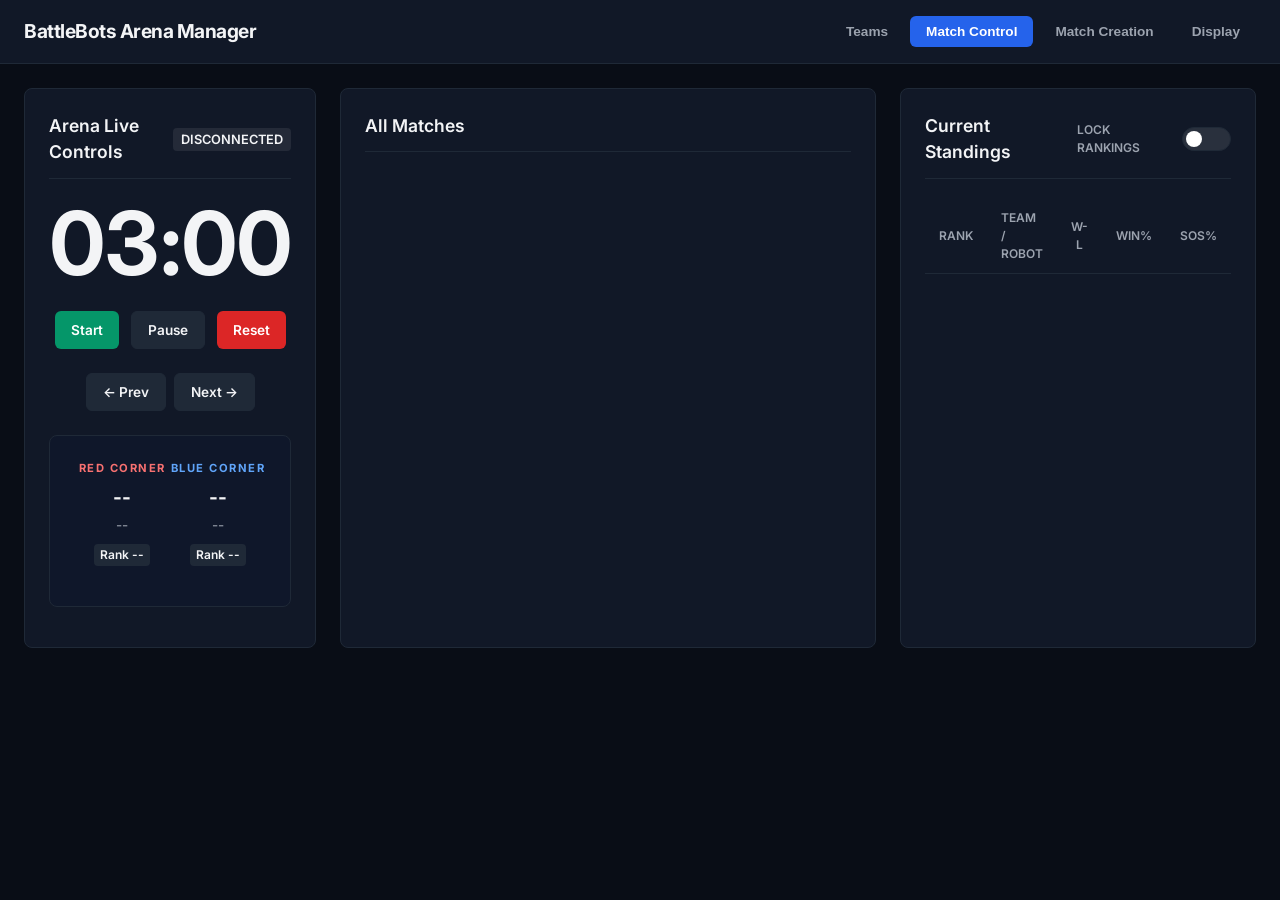
<file: static/index.html>
<!DOCTYPE html>
<html lang="en">
<head>
  <meta charset="UTF-8">
  <meta name="viewport" content="width=device-width, initial-scale=1.0">
  <title>BattleBots Arena Manager</title>
  <link rel="stylesheet" href="styles.css">
</head>
<body>

  <!-- App Header with Tab Navigation -->
  <header class="app-header">
    <div class="logo-section">
      <span class="logo-text">BattleBots Arena Manager</span>
    </div>
    <nav class="tab-navigation">
      <button id="nav-teams" class="tab-btn" onclick="switchTab('teams')">Teams</button>
      <button id="nav-match-control" class="tab-btn active" onclick="switchTab('match-control')">Match Control</button>
      <button id="nav-match-creation" class="tab-btn" onclick="switchTab('match-creation')">Match Creation</button>
      <button id="nav-display" class="tab-btn" onclick="switchTab('display')">Display</button>
    </nav>
  </header>

  <!-- TAB 1: TEAMS -->
  <div id="tab-teams" class="tab-content">
    <div class="grid-two-col">
      <!-- Add Team Form -->
      <section class="glass-panel">
        <div class="panel-header">
          <h2>Add New Team</h2>
        </div>
        <form id="add-team-form" onsubmit="event.preventDefault(); addTeam();">
          <div class="form-group">
            <label for="team-name">Team Name</label>
            <input type="text" id="team-name" placeholder="e.g. Bite Force" required>
          </div>
          <div class="form-group">
            <label for="bot-name">Robot Name</label>
            <input type="text" id="bot-name" placeholder="e.g. Bite Force v3" required>
          </div>
          <button type="submit" class="btn btn-primary" style="width: 100%;">Add Team</button>
        </form>
      </section>

      <!-- Registered Teams List -->
      <section class="glass-panel">
        <div class="panel-header">
          <h2>Registered Teams</h2>
          <span id="teams-count" class="badge-rank">0</span>
        </div>
        <div id="teams-list">
          <!-- Dynamically filled -->
        </div>
      </section>
    </div>
  </div>

  <!-- TAB 2: MATCH CONTROL -->
  <div id="tab-match-control" class="tab-content active">
    <div class="grid-three-col">
      <!-- Left Column: Timer & Controls -->
      <section class="glass-panel">
        <div class="panel-header">
          <h2>Arena Live Controls</h2>
          <span id="timer-status-badge" class="badge-rank">IDLE</span>
        </div>
        <div class="timer-display-container">
          <div id="timer-display" class="timer-numbers">03:00</div>
        </div>
        <div class="timer-controls">
          <button onclick="controlTimer('start')" class="btn btn-success">Start</button>
          <button onclick="controlTimer('pause')" class="btn btn-secondary">Pause</button>
          <button onclick="controlTimer('reset')" class="btn btn-danger">Reset</button>
        </div>
        <div class="match-nav-controls" style="margin-top: 8px; display: flex; gap: 8px; justify-content: center; margin-bottom: 24px;">
          <button onclick="loadPrevMatch()" class="btn btn-secondary">← Prev</button>
          <button onclick="loadNextMatch()" class="btn btn-secondary">Next →</button>
        </div>
        <div class="current-match-display">
          <div class="teams-vs-row">
            <div class="side-card red-corner">
              <span class="corner-label">Red Corner</span>
              <span id="active-teamA-name" class="team-title">--</span>
              <span id="active-teamA-bot" class="bot-title">--</span>
              <span id="active-teamA-rank" class="rank-badge">Rank --</span>
            </div>
            <div class="side-card blue-corner">
              <span class="corner-label">Blue Corner</span>
              <span id="active-teamB-name" class="team-title">--</span>
              <span id="active-teamB-bot" class="bot-title">--</span>
              <span id="active-teamB-rank" class="rank-badge">Rank --</span>
            </div>
          </div>
          <div class="winner-selector-row">
            <button id="btn-win-A" onclick="setWinner('A')" class="btn" style="display: none;">Win Red</button>
            <button id="btn-win-B" onclick="setWinner('B')" class="btn" style="display: none;">Win Blue</button>
          </div>
        </div>
        <div id="match-scoring-actions" style="margin-top: 12px; text-align: center; display: none;">
          <button onclick="clearWinner()" class="btn btn-secondary" style="font-size: 0.8rem; width: 100%;">Clear Winner / Unplay Match</button>
        </div>
      </section>

      <!-- Center Column: Matches List -->
      <section class="glass-panel">
        <div class="panel-header">
          <h2>All Matches</h2>
        </div>
        <div id="matches-list" class="matches-list">
          <!-- Dynamically filled -->
        </div>
      </section>

      <!-- Right Column: Rankings -->
      <section class="glass-panel">
        <div class="panel-header">
          <h2>Current Standings</h2>
          <div style="display: flex; align-items: center; gap: 8px;">
            <span style="font-size: 0.75rem; font-weight: 600; color: var(--text-muted);">LOCK RANKINGS</span>
            <label class="toggle-switch">
              <input type="checkbox" id="lock-rankings-toggle" onchange="toggleRankingsLock(this.checked)">
              <span class="toggle-slider"></span>
            </label>
          </div>
        </div>
        <div class="table-container">
          <table>
            <thead>
              <tr>
                <th>Rank</th>
                <th>Team / Robot</th>
                <th style="text-align: center;">W-L</th>
                <th style="text-align: center;">Win%</th>
                <th style="text-align: center;">SOS%</th>
              </tr>
            </thead>
            <tbody id="rankings-table-body">
              <!-- Dynamically filled -->
            </tbody>
          </table>
        </div>
      </section>
    </div>
  </div>

  <!-- TAB 3: MATCH CREATION -->
  <div id="tab-match-creation" class="tab-content">
    <div class="grid-two-col">
      <!-- Left Column: Scheduler & Manual Creators -->
      <div style="display: flex; flex-direction: column; gap: 24px;">
        
        <!-- Panel A: Auto-Generate Qualification Schedule -->
        <section class="glass-panel" style="margin-bottom: 0;">
          <div class="panel-header">
            <h2>Auto-Generate Qual Schedule</h2>
          </div>
          <div class="form-row">
            <div class="form-group">
              <label for="quali-min-matches">Min Matches / Team</label>
              <input type="number" id="quali-min-matches" value="3" min="1">
            </div>
            <div class="form-group">
              <label for="match-duration-select">Duration (Sec)</label>
              <select id="match-duration-select">
                <option value="120">2 Min (120s)</option>
                <option value="180" selected>3 Min (180s)</option>
                <option value="300">5 Min (300s)</option>
              </select>
            </div>
          </div>
          <div class="form-row">
            <div class="form-group">
              <label for="quali-start-time">Block Start Time</label>
              <input type="time" id="quali-start-time" value="10:00">
            </div>
            <div class="form-group">
              <label for="quali-end-time">Block End Time</label>
              <input type="time" id="quali-end-time" value="14:00">
            </div>
          </div>
          <button onclick="generateQualiMatches()" class="btn btn-primary" style="width: 100%; margin-top: 8px;">Auto-Generate Schedule</button>
        </section>

        <!-- Panel B: Manually Add Match -->
        <section class="glass-panel" style="margin-bottom: 0;">
          <div class="panel-header">
            <h2>Manually Add Match</h2>
          </div>
          <div class="form-group">
            <label for="manual-match-type">Match Type</label>
            <select id="manual-match-type" onchange="toggleManualMatchType()">
              <option value="quali" selected>Qualification Match</option>
              <option value="playoff">Playoff / Finals Match</option>
            </select>
          </div>
          
          <!-- Qualification-specific fields -->
          <div id="manual-qual-fields">
            <div class="form-row">
              <div class="form-group">
                <label for="manual-team-A">Red Corner</label>
                <select id="manual-team-A">
                  <!-- Dynamically filled -->
                </select>
              </div>
              <div class="form-group">
                <label for="manual-team-B">Blue Corner</label>
                <select id="manual-team-B">
                  <!-- Dynamically filled -->
                </select>
              </div>
            </div>
          </div>

          <!-- Playoff-specific fields -->
          <div id="manual-playoff-fields" style="display: none;">
            <div class="form-row">
              <div class="form-group">
                <label for="playoff-slotA-type">Slot A Source</label>
                <select id="playoff-slotA-type" onchange="updatePlayoffSourceDropdowns()">
                  <option value="rank">Standings Rank</option>
                  <option value="match_winner">Winner of Playoff</option>
                </select>
                <select id="playoff-slotA-value" style="margin-top: 8px;">
                  <!-- Dynamically filled -->
                </select>
              </div>
              <div class="form-group">
                <label for="playoff-slotB-type">Slot B Source</label>
                <select id="playoff-slotB-type" onchange="updatePlayoffSourceDropdowns()">
                  <option value="rank">Standings Rank</option>
                  <option value="match_winner">Winner of Playoff</option>
                </select>
                <select id="playoff-slotB-value" style="margin-top: 8px;">
                  <!-- Dynamically filled -->
                </select>
              </div>
            </div>
          </div>

          <div class="form-group" style="margin-top: 12px;">
            <label for="manual-match-duration">Duration (Sec)</label>
            <select id="manual-match-duration">
              <option value="120">2 Min (120s)</option>
              <option value="180" selected>3 Min (180s)</option>
              <option value="300">5 Min (300s)</option>
            </select>
          </div>

          <button onclick="submitManualMatchForm()" class="btn btn-success" style="width: 100%; margin-top: 12px;">Create Match</button>
        </section>
      </div>

      <!-- Right Column: Scheduled Matches List -->
      <section class="glass-panel">
        <div class="panel-header">
          <h2>Scheduled Matches</h2>
        </div>
        <p style="font-size: 0.8rem; color: var(--text-muted); margin-bottom: 16px;">Drag and drop matches to reorder them. Qualification matches cannot be deleted when standings are locked.</p>
        <div id="matches-creation-list" class="matches-list" style="max-height: 600px;">
          <!-- Dynamically filled with matches, reorder arrows, and delete buttons -->
        </div>
      </section>
    </div>
  </div>

  <!-- TAB 5: DISPLAY & SETUP -->
  <div id="tab-display" class="tab-content">
    <div class="display-grid">
      <!-- Live Screen Shortcuts -->
      <section class="glass-panel">
        <div class="panel-header">
          <h2>Display Screens</h2>
        </div>
        <p style="font-size: 0.85rem; color: var(--text-muted); margin-bottom: 20px;">Open these links in separate tabs or screens for the audience projection or pit displays.</p>
        <div style="display: flex; flex-direction: column; gap: 12px;">
          <a href="/pit" target="_blank" class="btn btn-secondary" style="width: 100%;">Open Pit Display</a>
          <a href="/audience" target="_blank" class="btn btn-secondary" style="width: 100%;">Open Audience Display</a>
        </div>
      </section>

      <!-- LAN Settings -->
      <section class="glass-panel">
        <div class="panel-header">
          <h2>LAN Network Settings</h2>
        </div>
        <p style="font-size: 0.85rem; color: var(--text-muted); margin-bottom: 20px;">Use this URL on other devices connected to the same local area network (LAN) to access screens.</p>
        <div style="background-color: #0f172a; border: 1px solid var(--glass-border); padding: 16px; border-radius: 6px; text-align: center;">
          <code id="network-ip-link" style="color: var(--accent-blue); font-weight: 700; font-size: 1rem;">http://127.0.0.1:8000</code>
        </div>
      </section>

      <!-- Admin Actions -->
      <section class="glass-panel">
        <div class="panel-header">
          <h2>Administrative Settings</h2>
        </div>
        <p style="font-size: 0.85rem; color: var(--text-muted); margin-bottom: 20px;">Warning: Resetting will clear all teams, schedule data, standings, and active timer records.</p>
        <button onclick="resetTournament()" class="btn btn-danger" style="width: 100%;">Reset Tournament Data</button>
      </section>
    </div>
  </div>

  <script src="admin.js"></script>
</body>
</html>
</file>
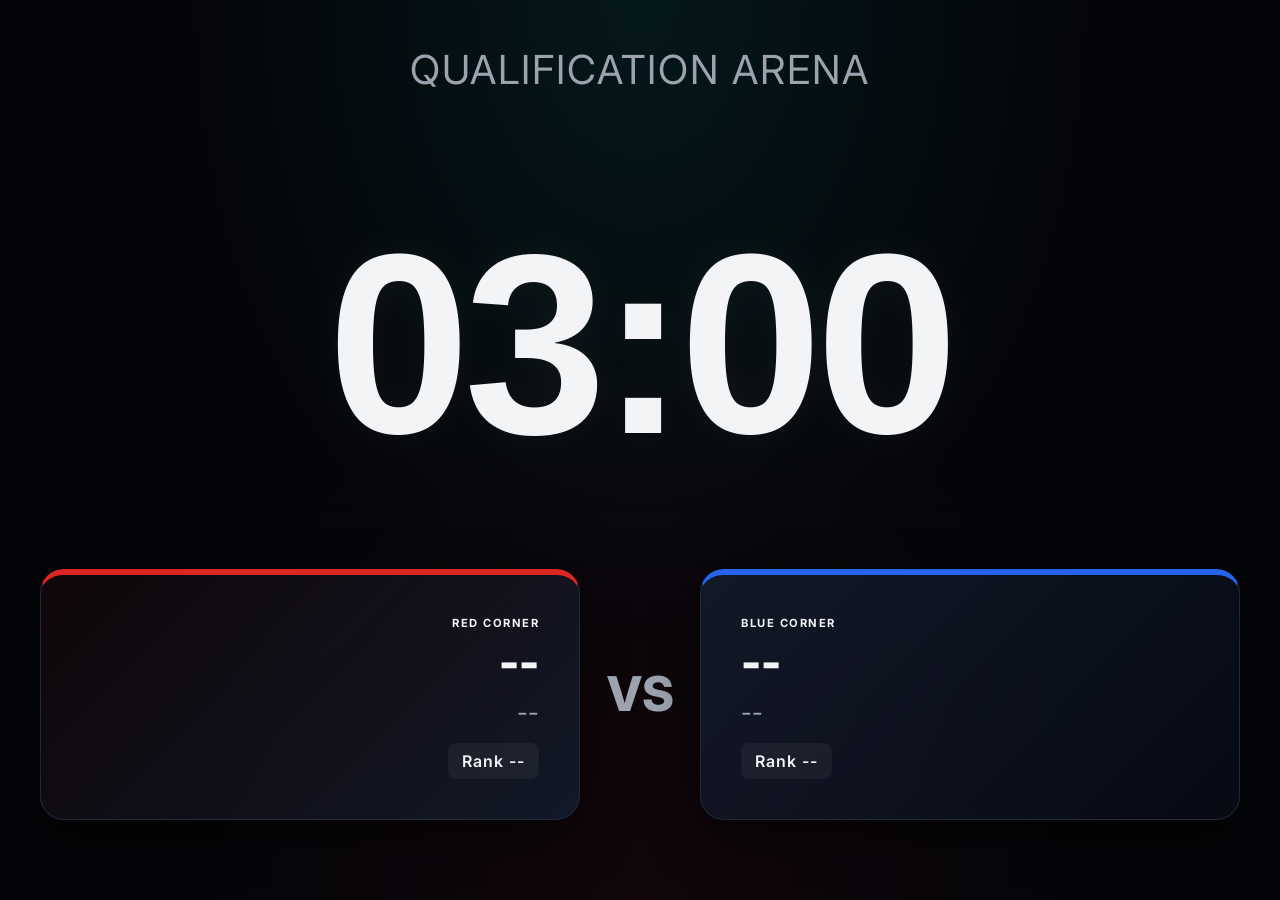
<file: static/audience.html>
<!DOCTYPE html>
<html lang="en">
<head>
  <meta charset="UTF-8">
  <meta name="viewport" content="width=device-width, initial-scale=1.0">
  <title>BattleBots Arena Screen</title>
  <link rel="stylesheet" href="styles.css">
  <style>
    body {
      padding: 0;
      margin: 0;
      height: 100vh;
      display: flex;
      flex-direction: column;
      justify-content: space-between;
      overflow: hidden;
      background: #040508;
      background-image: 
        radial-gradient(at 50% 0%, rgba(0, 242, 254, 0.08) 0px, transparent 50%),
        radial-gradient(at 50% 100%, rgba(255, 7, 58, 0.05) 0px, transparent 50%);
    }
    .audience-container {
      flex: 1;
      display: flex;
      flex-direction: column;
      justify-content: space-between;
      align-items: center;
      padding: 40px;
      height: 100%;
    }
    
    /* Massive synchronized timer */
    .timer-sec {
      flex: 1;
      display: flex;
      align-items: center;
      justify-content: center;
      position: relative;
      margin: 20px 0;
    }
    
    .giant-timer {
      font-family: 'Space Grotesk', sans-serif;
      font-size: 16rem;
      font-weight: 800;
      letter-spacing: -6px;
      line-height: 0.9;
      color: var(--text-main);
      text-shadow: 0 0 40px rgba(255, 255, 255, 0.05);
      transition: color 0.3s ease, text-shadow 0.3s ease;
      user-select: none;
    }
    
    .giant-timer.running {
      color: var(--accent-green);
      text-shadow: var(--shadow-glow-green);
    }
    
    .giant-timer.warning {
      color: var(--accent-red);
      text-shadow: var(--shadow-glow-red);
    }
    
    .giant-timer.paused {
      color: var(--accent-yellow);
      text-shadow: var(--shadow-glow-yellow);
    }
    
    .giant-timer.finished {
      color: var(--accent-red);
      text-shadow: var(--shadow-glow-red);
    }

    /* Sound indicator/overlay */
    .audio-overlay {
      position: absolute;
      top: 20px;
      right: 20px;
      background: rgba(0, 0, 0, 0.6);
      border: 1px solid var(--glass-border);
      padding: 8px 16px;
      border-radius: 8px;
      font-size: 0.8rem;
      color: var(--text-muted);
      cursor: pointer;
      display: flex;
      align-items: center;
      gap: 8px;
      z-index: 100;
    }
    
    .audio-overlay:hover {
      background: rgba(255, 255, 255, 0.05);
      color: #fff;
    }
  </style>
</head>
<body>
  


  <div class="audience-container">
    
    <!-- Top Match Header -->
    <header style="text-align: center;">
      <div id="match-header-title" class="audience-match-title">Qualification Arena</div>
    </header>

    <!-- Center Giant Timer -->
    <div class="timer-sec">
      <div id="giant-timer-display" class="giant-timer">03:00</div>
    </div>

    <!-- Bottom Teams Row -->
    <div class="audience-teams-row">
      <!-- Red Team -->
      <div class="audience-team-panel red">
        <span class="corner-label">Red Corner</span>
        <div id="teamA-name" class="name">--</div>
        <div id="teamA-bot" class="robot">--</div>
        <span id="teamA-rank" class="rank">Rank --</span>
      </div>

      <!-- VS Sign -->
      <div class="audience-vs">VS</div>

      <!-- Blue Team -->
      <div class="audience-team-panel blue">
        <span class="corner-label">Blue Corner</span>
        <div id="teamB-name" class="name">--</div>
        <div id="teamB-bot" class="robot">--</div>
        <span id="teamB-rank" class="rank">Rank --</span>
      </div>
    </div>

  </div>

  <script src="audience.js"></script>
</body>
</html>
</file>
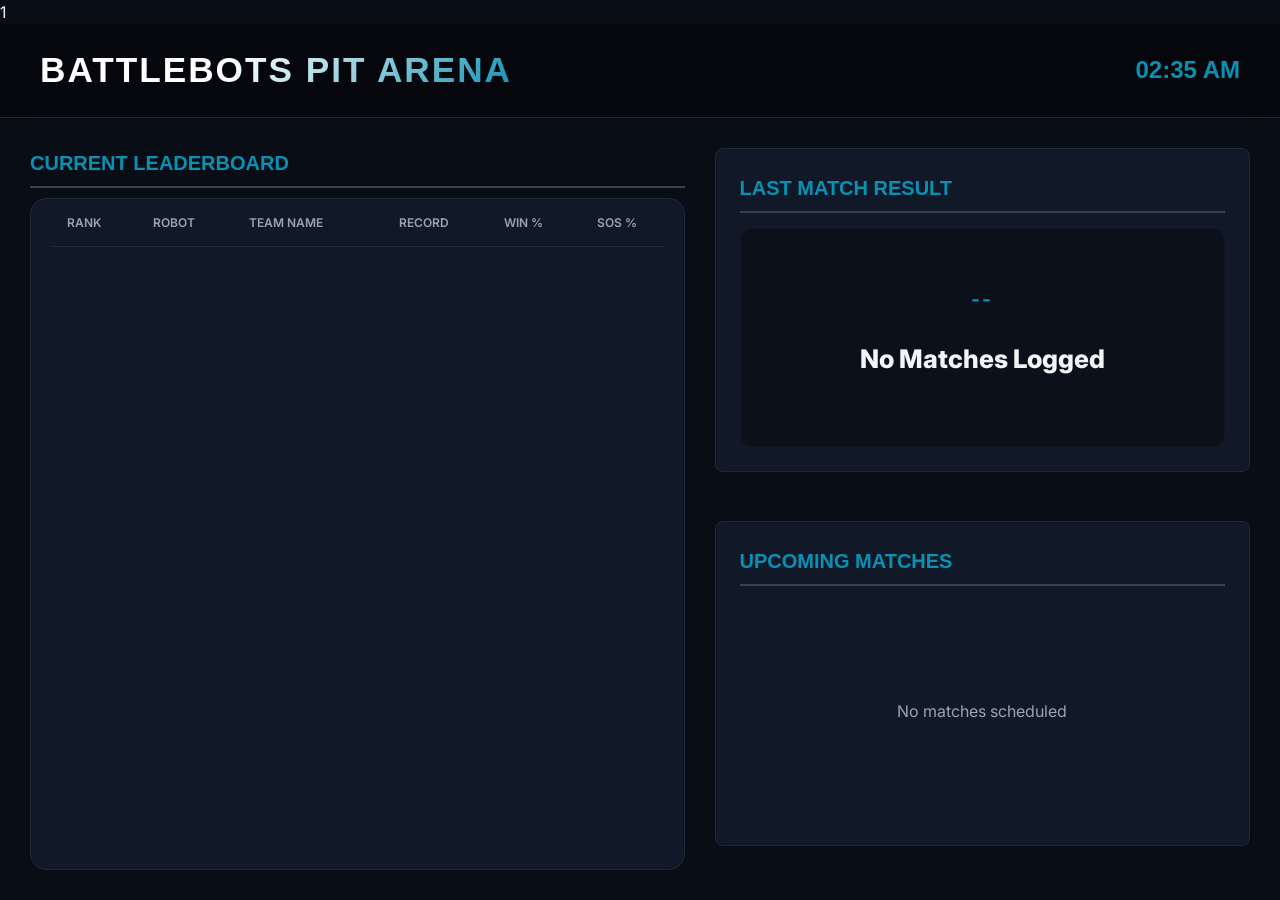
<file: static/pit.html>
1
<!DOCTYPE html>
<html lang="en">

<head>
  <meta charset="UTF-8">
  <meta name="viewport" content="width=device-width, initial-scale=1.0">
  <title>BattleBots Pit Display</title>
  <link rel="stylesheet" href="styles.css">
  <style>
    body {
      padding: 0;
      margin: 0;
      height: 100vh;
      display: flex;
      flex-direction: column;
      overflow: hidden;
    }

    .header-pit {
      display: flex;
      justify-content: space-between;
      align-items: center;
      padding: 20px 40px;
      background: rgba(0, 0, 0, 0.4);
      border-bottom: 1px solid var(--glass-border);
      backdrop-filter: blur(10px);
    }

    .pit-logo {
      font-family: 'Space Grotesk', sans-serif;
      font-size: 2.2rem;
      font-weight: 800;
      letter-spacing: 2px;
      text-transform: uppercase;
      background: linear-gradient(135deg, #fff 40%, var(--accent-cyan));
      -webkit-background-clip: text;
      -webkit-text-fill-color: transparent;
    }

    .local-clock {
      font-family: 'Space Grotesk', sans-serif;
      font-size: 1.5rem;
      font-weight: 700;
      color: var(--accent-cyan);
      text-shadow: var(--shadow-glow-cyan);
    }

    .pit-layout {
      flex: 1;
      display: grid;
      grid-template-columns: 1.1fr 0.9fr;
      gap: 30px;
      padding: 30px;
      overflow: hidden;
    }

    .scroll-container {
      position: relative;
      flex: 1;
      overflow: hidden;
      border: 1px solid var(--glass-border);
      border-radius: 16px;
      background: var(--bg-panel);
      padding: 20px;
    }

    .scroll-content {
      position: absolute;
      left: 20px;
      right: 20px;
      top: 0;
      will-change: transform;
    }

    .info-column {
      display: flex;
      flex-direction: column;
      gap: 25px;
      height: 100%;
    }

    .side-info-card {
      flex: 1;
      display: flex;
      flex-direction: column;
      justify-content: space-between;
    }

    .info-header {
      font-size: 1.25rem;
      text-transform: uppercase;
      color: var(--accent-cyan);
      border-bottom: 2px solid var(--glass-border-glow);
      padding-bottom: 8px;
      margin-bottom: 15px;
      font-family: 'Space Grotesk', sans-serif;
      font-weight: 700;
      display: flex;
      align-items: center;
      gap: 10px;
    }

    .result-content {
      display: flex;
      flex-direction: column;
      align-items: center;
      justify-content: center;
      gap: 15px;
      text-align: center;
      flex: 1;
      padding: 20px;
      background: rgba(0, 0, 0, 0.3);
      border-radius: 12px;
      border: 1px solid rgba(255, 255, 255, 0.02);
    }

    .team-highlight {
      font-size: 1.8rem;
      font-weight: 800;
      color: var(--text-main);
    }

    .queue-item {
      display: flex;
      justify-content: space-between;
      align-items: center;
      padding: 16px 20px;
      background: rgba(255, 255, 255, 0.02);
      border: 1px solid var(--glass-border);
      border-radius: 12px;
      margin-bottom: 12px;
    }

    .queue-item:last-child {
      margin-bottom: 0;
    }

    .queue-badge {
      padding: 4px 8px;
      background: rgba(0, 242, 254, 0.1);
      border: 1px solid var(--glass-border-glow);
      border-radius: 6px;
      font-size: 0.8rem;
      font-weight: 700;
      color: var(--accent-cyan);
      text-transform: uppercase;
    }

    .queue-teams {
      font-size: 1.1rem;
      font-weight: 600;
    }

    .queue-time {
      font-size: 0.9rem;
      color: var(--text-muted);
    }
  </style>
</head>

<body>

  <header class="header-pit">
    <div class="pit-logo">BattleBots Pit Arena</div>
    <div id="local-clock" class="local-clock">00:00 PM</div>
  </header>

  <div class="pit-layout">
    <!-- Standings Column -->
    <div style="display: flex; flex-direction: column; height: 100%;">
      <div id="pit-left-header" class="info-header" style="margin-bottom: 10px;">Current Leaderboard</div>
      <div class="scroll-container">
        <div id="scroll-content" class="scroll-content">
          <table style="width: 100%;">
            <thead>
              <tr style="position: sticky; top: 0; background: var(--bg-panel-solid); z-index: 10;">
                <th style="padding: 16px;">Rank</th>
                <th style="padding: 16px;">Robot</th>
                <th style="padding: 16px;">Team Name</th>
                <th style="padding: 16px; text-align: center;">Record</th>
                <th style="padding: 16px; text-align: center;">Win %</th>
                <th style="padding: 16px; text-align: center;">SOS %</th>
              </tr>
            </thead>
            <tbody id="standings-rows">
              <!-- Scroll rows go here -->
            </tbody>
          </table>
        </div>
      </div>
    </div>

    <!-- Info Displays Column -->
    <div class="info-column">
      <!-- Last Match Card -->
      <div class="side-info-card glass-panel result-card-glow">
        <div class="info-header">Last Match Result</div>
        <div class="result-content">
          <div id="last-match-label"
            style="font-size: 1.2rem; font-weight: 700; color: var(--accent-cyan); text-transform: uppercase; letter-spacing: 2px;">
            --</div>
          <div id="last-match-vs" style="font-size: 1.6rem; font-weight: 800; margin: 12px 0; color: var(--text-main);">
            No Matches Logged</div>
        </div>
      </div>

      <!-- Up Next Card -->
      <div class="side-info-card glass-panel">
        <div class="info-header">Upcoming Matches</div>
        <div id="upcoming-queue" style="flex: 1; display: flex; flex-direction: column; justify-content: center;">
          <!-- Next matches here -->
          <div style="text-align: center; color: var(--text-muted);">No matches scheduled</div>
        </div>
      </div>
    </div>
  </div>

  <script src="pit.js?v=2"></script>
</body>

</html>
</file>
<file: static/styles.css>
@import url('https://fonts.googleapis.com/css2?family=Inter:wght@300;400;500;600;700;800&display=swap');

:root {
  /* Minimalist slate theme variables */
  --bg-dark: #090d16;
  --bg-panel: #111827;
  --bg-panel-solid: #111827;
  --glass-border: #1f2937;
  --glass-border-glow: #374151;
  
  --accent-blue: #2563eb;
  --accent-cyan: #0891b2;
  --accent-green: #059669;
  --accent-red: #dc2626;
  --accent-yellow: #d97706;
  --accent-purple: #7c3aed;
  
  --text-main: #f3f4f6;
  --text-muted: #9ca3af;
  
  --shadow-glow-cyan: none;
  --shadow-glow-red: none;
  --shadow-glow-green: none;
  --shadow-glow-yellow: none;
}

* {
  box-sizing: border-box;
  margin: 0;
  padding: 0;
}

body {
  background-color: var(--bg-dark);
  color: var(--text-main);
  font-family: 'Inter', -apple-system, BlinkMacSystemFont, "Segoe UI", Roboto, sans-serif;
  min-height: 100vh;
  line-height: 1.5;
}

/* Header & Tab Navigation */
.app-header {
  display: flex;
  justify-content: space-between;
  align-items: center;
  background-color: var(--bg-panel);
  border-bottom: 1px solid var(--glass-border);
  padding: 16px 24px;
}

.logo-section {
  display: flex;
  align-items: center;
  gap: 10px;
}

.logo-text {
  font-size: 1.2rem;
  font-weight: 700;
  letter-spacing: -0.5px;
}

.tab-navigation {
  display: flex;
  gap: 6px;
}

.tab-btn {
  background: transparent;
  border: none;
  color: var(--text-muted);
  font-size: 0.85rem;
  font-weight: 600;
  padding: 8px 16px;
  border-radius: 6px;
  cursor: pointer;
  transition: all 0.15s ease;
}

.tab-btn:hover {
  color: var(--text-main);
  background: rgba(255, 255, 255, 0.05);
}

.tab-btn.active {
  color: #fff;
  background: var(--accent-blue);
}

/* Tab Layout & Content */
.tab-content {
  display: none;
  padding: 24px;
  max-width: 1400px;
  margin: 0 auto;
  animation: fadeIn 0.15s ease-out;
}

.tab-content.active {
  display: block;
}

@keyframes fadeIn {
  from { opacity: 0; transform: translateY(4px); }
  to { opacity: 1; transform: translateY(0); }
}

.grid-three-col {
  display: grid;
  grid-template-columns: 1fr 2fr 1fr;
  gap: 24px;
}

@media (max-width: 1024px) {
  .grid-three-col {
    grid-template-columns: 1fr 1fr;
  }
}

@media (max-width: 768px) {
  .grid-three-col {
    grid-template-columns: 1fr;
  }
}

.grid-two-col {
  display: grid;
  grid-template-columns: 1fr 1fr;
  gap: 24px;
}

@media (max-width: 768px) {
  .grid-two-col {
    grid-template-columns: 1fr;
  }
}

/* Panels */
.glass-panel {
  background: var(--bg-panel);
  border: 1px solid var(--glass-border);
  border-radius: 8px;
  padding: 24px;
  margin-bottom: 24px;
}

.panel-header {
  display: flex;
  justify-content: space-between;
  align-items: center;
  border-bottom: 1px solid var(--glass-border);
  padding-bottom: 12px;
  margin-bottom: 20px;
}

.panel-header h2 {
  font-size: 1.1rem;
  font-weight: 600;
  color: var(--text-main);
}

/* Typography */
h1, h2, h3, h4 {
  font-weight: 600;
  color: var(--text-main);
}

.badge-rank {
  display: inline-flex;
  align-items: center;
  justify-content: center;
  background: rgba(255, 255, 255, 0.08);
  font-weight: 600;
  font-size: 0.8rem;
  padding: 2px 8px;
  border-radius: 4px;
}

/* Forms */
.form-group {
  margin-bottom: 16px;
}

.form-group label {
  display: block;
  font-size: 0.8rem;
  font-weight: 500;
  color: var(--text-muted);
  margin-bottom: 6px;
  text-transform: uppercase;
  letter-spacing: 0.5px;
}

.form-row {
  display: grid;
  grid-template-columns: 1fr 1fr;
  gap: 16px;
}

input[type="text"], input[type="time"], input[type="number"], select {
  width: 100%;
  padding: 10px 14px;
  background: #0f172a;
  border: 1px solid var(--glass-border);
  border-radius: 6px;
  color: #fff;
  font-family: inherit;
  font-size: 0.9rem;
  transition: border-color 0.15s ease;
}

input[type="text"]:focus, input[type="time"]:focus, input[type="number"]:focus, select:focus {
  outline: none;
  border-color: var(--accent-blue);
}

/* Buttons */
.btn {
  display: inline-flex;
  align-items: center;
  justify-content: center;
  gap: 8px;
  padding: 10px 16px;
  font-family: inherit;
  font-weight: 600;
  font-size: 0.85rem;
  border-radius: 6px;
  border: none;
  cursor: pointer;
  transition: background-color 0.15s ease, opacity 0.15s ease;
  text-decoration: none;
}

.btn:hover {
  opacity: 0.9;
}

.btn-primary {
  background: var(--accent-blue);
  color: #fff;
}

.btn-secondary {
  background: #1f2937;
  border: 1px solid var(--glass-border);
  color: var(--text-main);
}

.btn-secondary:hover {
  background: #374151;
}

.btn-danger {
  background: var(--accent-red);
  color: #fff;
}

.btn-success {
  background: var(--accent-green);
  color: #fff;
}

.btn-icon {
  padding: 8px;
}

/* Teams List styling */
#teams-list {
  display: flex;
  flex-direction: column;
  gap: 8px;
}

.team-item {
  display: flex;
  justify-content: space-between;
  align-items: center;
  background: #1f2937;
  border: 1px solid var(--glass-border);
  border-radius: 6px;
  padding: 12px 16px;
}

.team-info {
  display: flex;
  flex-direction: column;
}

.team-name {
  font-weight: 600;
  font-size: 0.95rem;
}

.bot-name {
  font-size: 0.8rem;
  color: var(--text-muted);
}

/* Match Control Live Arena Console */
.timer-display-container {
  display: flex;
  flex-direction: column;
  align-items: center;
  margin-bottom: 24px;
}

.timer-numbers {
  font-size: 5.5rem;
  font-weight: 700;
  letter-spacing: -2px;
  line-height: 1;
  color: var(--text-main);
  font-variant-numeric: tabular-nums;
}

.timer-numbers.running {
  color: var(--accent-green);
}

.timer-numbers.warning {
  color: var(--accent-red);
}

.timer-numbers.paused {
  color: var(--accent-yellow);
}

.timer-controls {
  display: flex;
  gap: 12px;
  justify-content: center;
  margin-bottom: 24px;
}

.current-match-display {
  display: flex;
  flex-direction: column;
  background: #0f172a;
  border: 1px solid var(--glass-border);
  border-radius: 8px;
  padding: 24px;
  margin-bottom: 16px;
}

.teams-vs-row {
  display: flex;
  width: 100%;
  align-items: center;
  justify-content: space-between;
}

.winner-selector-row {
  display: flex;
  width: 100%;
  gap: 12px;
  margin-top: 16px;
}

.winner-selector-row .btn {
  flex: 1;
}

/* Custom Red/Blue Corner Winner Buttons */
.btn-red-corner {
  background: rgba(220, 38, 38, 0.1);
  border: 1px solid rgba(220, 38, 38, 0.3);
  color: #fca5a5;
  transition: all 0.2s ease;
}

.btn-red-corner:hover {
  background: rgba(220, 38, 38, 0.2);
  border-color: rgba(220, 38, 38, 0.5);
}

.btn-red-corner.winner {
  background: linear-gradient(135deg, #dc2626, #991b1b) !important;
  border-color: #ef4444 !important;
  color: #fff !important;
  box-shadow: 0 0 12px rgba(220, 38, 38, 0.4);
}

.btn-blue-corner {
  background: rgba(37, 99, 235, 0.1);
  border: 1px solid rgba(37, 99, 235, 0.3);
  color: #93c5fd;
  transition: all 0.2s ease;
}

.btn-blue-corner:hover {
  background: rgba(37, 99, 235, 0.2);
  border-color: rgba(37, 99, 235, 0.5);
}

.btn-blue-corner.winner {
  background: linear-gradient(135deg, #2563eb, #1e40af) !important;
  border-color: #3b82f6 !important;
  color: #fff !important;
  box-shadow: 0 0 12px rgba(37, 99, 235, 0.4);
}

.side-card {
  flex: 1;
  display: flex;
  flex-direction: column;
  align-items: center;
}

.side-card.red-corner {
}

.corner-label {
  font-size: 0.7rem;
  text-transform: uppercase;
  font-weight: 700;
  letter-spacing: 1.5px;
  margin-bottom: 6px;
}

.red-corner .corner-label { color: #f87171; }
.blue-corner .corner-label { color: #60a5fa; }

.team-title {
  font-size: 1.2rem;
  font-weight: 700;
  text-align: center;
  margin-bottom: 4px;
}

.bot-title {
  font-size: 0.85rem;
  color: var(--text-muted);
  margin-bottom: 8px;
}

.rank-badge {
  font-size: 0.75rem;
  background: #1f2937;
  padding: 2px 6px;
  border-radius: 4px;
  font-weight: 600;
}

.vs-divider {
  font-weight: 800;
  font-size: 1.2rem;
  color: var(--text-muted);
  padding: 0 16px;
}

/* Standings Table styling */
.table-container {
  overflow-x: auto;
}

table {
  width: 100%;
  border-collapse: collapse;
  text-align: left;
  font-size: 0.85rem;
}

th, td {
  padding: 10px 14px;
  border-bottom: 1px solid var(--glass-border);
}

th {
  color: var(--text-muted);
  font-weight: 600;
  text-transform: uppercase;
  font-size: 0.75rem;
}

tr:hover td {
  background: rgba(255, 255, 255, 0.02);
}

/* Matches List */
.matches-list {
  display: flex;
  flex-direction: column;
  gap: 8px;
  max-height: 450px;
  overflow-y: auto;
}

.match-row-item {
  display: flex;
  justify-content: space-between;
  align-items: center;
  padding: 12px;
  background: #1f2937;
  border: 1px solid var(--glass-border);
  border-radius: 6px;
  cursor: pointer;
  transition: border-color 0.15s ease;
}

.match-row-item:hover {
  border-color: #374151;
}

.match-row-item.active {
  border-color: var(--accent-blue);
  background: rgba(37, 99, 235, 0.05);
}

.match-row-item.completed {
  opacity: 0.7;
}

.match-row-item.playoff {
  border-left: 3px solid var(--accent-purple);
}

.match-meta-info {
  display: flex;
  flex-direction: column;
}

.match-meta-name {
  font-weight: 600;
  font-size: 0.85rem;
}

.match-meta-time {
  font-size: 0.75rem;
  color: var(--text-muted);
}

.match-teams-display {
  display: flex;
  gap: 8px;
  font-size: 0.8rem;
  font-weight: 600;
}

.match-teams-display .winner {
  color: var(--accent-green);
}

/* Playoff Bracket List */
#playoff-nodes-list {
  display: flex;
  flex-direction: column;
  gap: 8px;
}

.bracket-match-node {
  background: #1f2937;
  border: 1px solid var(--glass-border);
  border-radius: 6px;
  padding: 12px;
}

.node-header {
  display: flex;
  justify-content: space-between;
  align-items: center;
  font-weight: 600;
  font-size: 0.8rem;
  color: var(--accent-purple);
  margin-bottom: 8px;
}

.node-slots {
  display: flex;
  flex-direction: column;
  gap: 4px;
}

.node-slot {
  display: flex;
  justify-content: space-between;
  font-size: 0.75rem;
  padding: 4px 8px;
  background: #0f172a;
  border-radius: 4px;
}

.node-slot.filled {
  border-left: 2px solid var(--accent-blue);
}

.badge-winner {
  background: var(--accent-green);
  color: #fff;
  padding: 2px 6px;
  border-radius: 4px;
  font-size: 0.7rem;
  font-weight: 600;
}

/* Display Tab Layout */
.display-grid {
  display: grid;
  grid-template-columns: repeat(auto-fit, minmax(300px, 1fr));
  gap: 24px;
}

/* Pit Display scrolling view styles */
.pit-container {
  display: grid;
  grid-template-columns: 1.2fr 0.8fr;
  gap: 30px;
  padding: 30px;
  height: 100vh;
}

.pit-rankings-scroll {
  overflow-y: hidden;
  position: relative;
  height: 100%;
}

.scrolling-wrapper {
  position: absolute;
  top: 0;
  left: 0;
  right: 0;
  will-change: transform;
}

.result-card-glow {
  border: 1px solid var(--glass-border);
}

.badge-winner {
  background: var(--accent-green);
  color: #fff;
  font-weight: 800;
  padding: 4px 10px;
  border-radius: 4px;
  font-size: 0.7rem;
  text-transform: uppercase;
  letter-spacing: 1px;
}

/* Audience Display Specific */
.audience-container {
  display: flex;
  flex-direction: column;
  align-items: center;
  justify-content: space-between;
  padding: 40px;
  height: 100vh;
}

.audience-timer {
  font-size: 14rem;
  font-weight: 800;
  line-height: 1;
  letter-spacing: -6px;
  transition: all 0.3s cubic-bezier(0.175, 0.885, 0.32, 1.275);
}

.audience-match-title {
  font-size: 2.5rem;
  letter-spacing: 2px;
  text-transform: uppercase;
  margin-bottom: 20px;
  color: var(--text-muted);
}

.audience-teams-row {
  display: grid;
  grid-template-columns: 1fr 120px 1fr;
  width: 100%;
  max-width: 1200px;
  align-items: center;
  margin-bottom: 40px;
}

.audience-team-panel {
  display: flex;
  flex-direction: column;
  padding: 40px;
  border-radius: 24px;
  border: 1px solid var(--glass-border);
  background: var(--bg-panel);
  box-shadow: 0 16px 48px rgba(0, 0, 0, 0.5);
  transition: all 0.3s ease;
}

.audience-team-panel.red {
  border-top: 6px solid var(--accent-red);
  align-items: flex-end;
  text-align: right;
  background: linear-gradient(135deg, rgba(220, 38, 38, 0.05), var(--bg-panel));
}

.audience-team-panel.blue {
  border-top: 6px solid var(--accent-blue);
  align-items: flex-start;
  text-align: left;
  background: linear-gradient(135deg, var(--bg-panel), rgba(37, 99, 235, 0.05));
}

.audience-team-panel .name {
  font-size: 2.8rem;
  font-weight: 800;
  line-height: 1.1;
  margin-bottom: 8px;
}

.audience-team-panel .robot {
  font-size: 1.5rem;
  color: var(--text-muted);
  margin-bottom: 12px;
}

.audience-team-panel .rank {
  font-size: 1rem;
  background: rgba(255, 255, 255, 0.05);
  padding: 6px 14px;
  border-radius: 8px;
  font-weight: 600;
  letter-spacing: 1px;
}

.audience-vs {
  font-size: 3rem;
  font-weight: 800;
  text-align: center;
  color: var(--text-muted);
}

.toggle-switch {
  position: relative;
  display: inline-block;
  width: 50px;
  height: 24px;
}

.toggle-switch input {
  opacity: 0;
  width: 0;
  height: 0;
}

.toggle-slider {
  position: absolute;
  cursor: pointer;
  top: 0;
  left: 0;
  right: 0;
  bottom: 0;
  background-color: rgba(255, 255, 255, 0.1);
  transition: .4s;
  border-radius: 24px;
  border: 1px solid var(--glass-border);
}

.toggle-slider:before {
  position: absolute;
  content: "";
  height: 16px;
  width: 16px;
  left: 3px;
  bottom: 3px;
  background-color: white;
  transition: .4s;
  border-radius: 50%;
}

input:checked + .toggle-slider {
  background-color: var(--accent-green);
}

input:checked + .toggle-slider:before {
  transform: translateX(26px);
  background-color: #000;
}

/* Drag and Drop Reordering */
.match-row-item {
  cursor: grab;
  user-select: none;
}

.match-row-item:active {
  cursor: grabbing;
}

.match-row-item.dragging {
  opacity: 0.4;
  border: 1px dashed var(--accent-blue);
  background: rgba(37, 99, 235, 0.05);
}

.match-row-item.drag-over {
  border: 1px solid var(--accent-blue);
  box-shadow: 0 0 8px rgba(37, 99, 235, 0.3);
}

/* Prevent pointer event flickering during drag */
.matches-list.dragging-active .match-row-item * {
  pointer-events: none;
}
.matches-list.dragging-active .match-row-item button {
  pointer-events: none;
}

.drag-handle-icon {
  margin-right: 8px;
  color: var(--text-muted);
  display: inline-flex;
  align-items: center;
  flex-shrink: 0;
}
</file>
